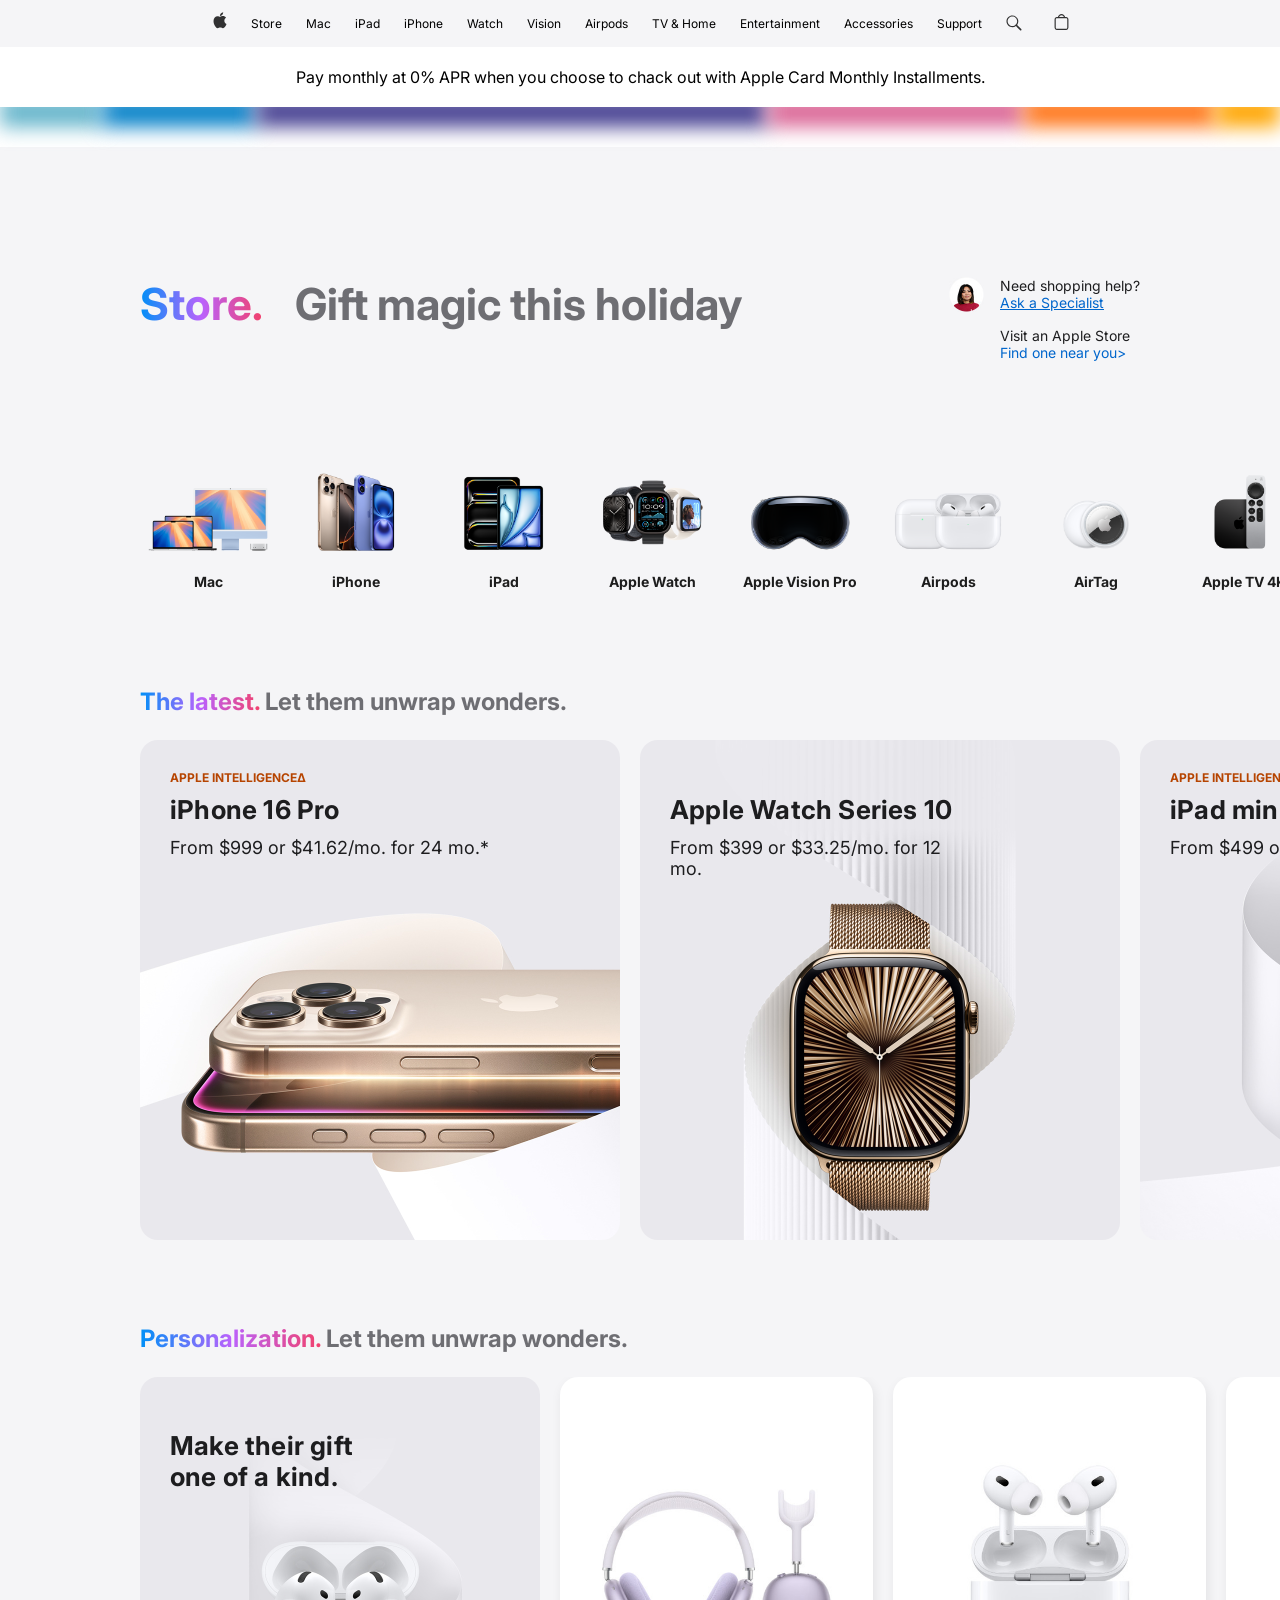
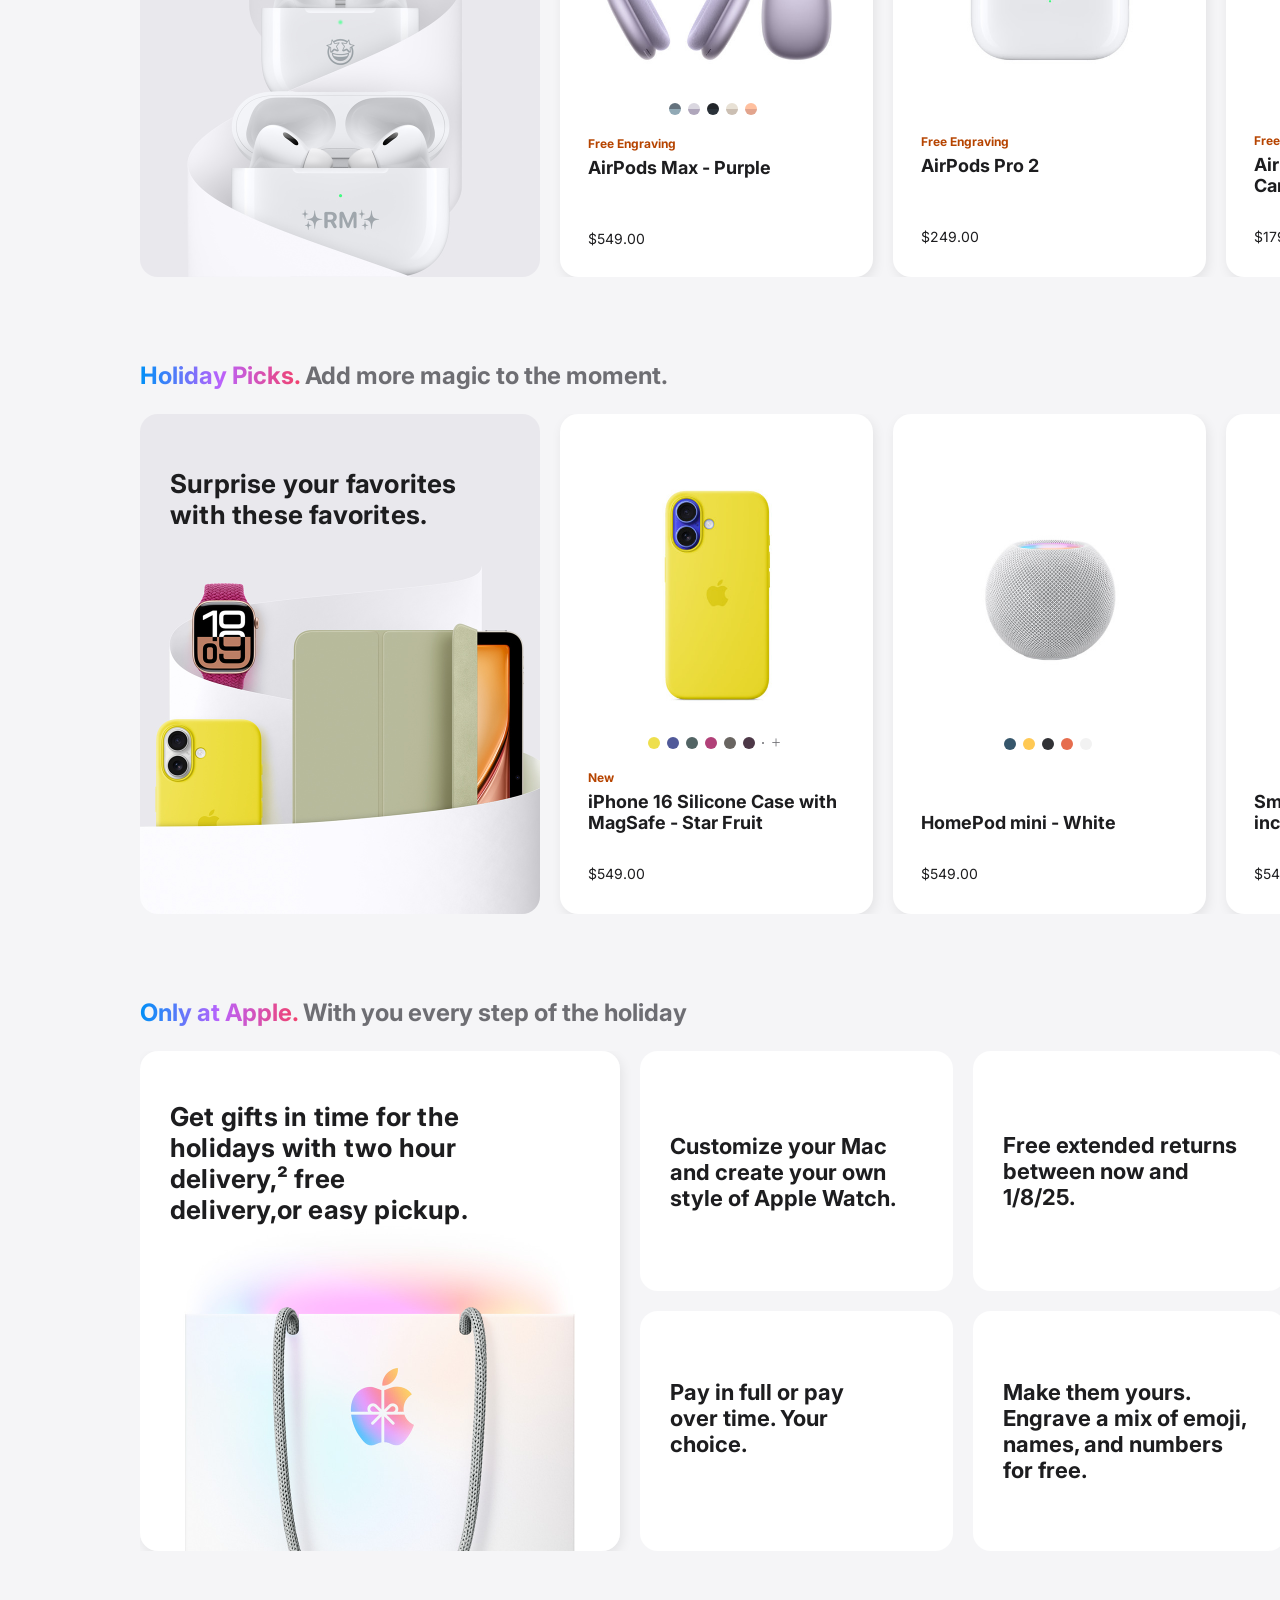
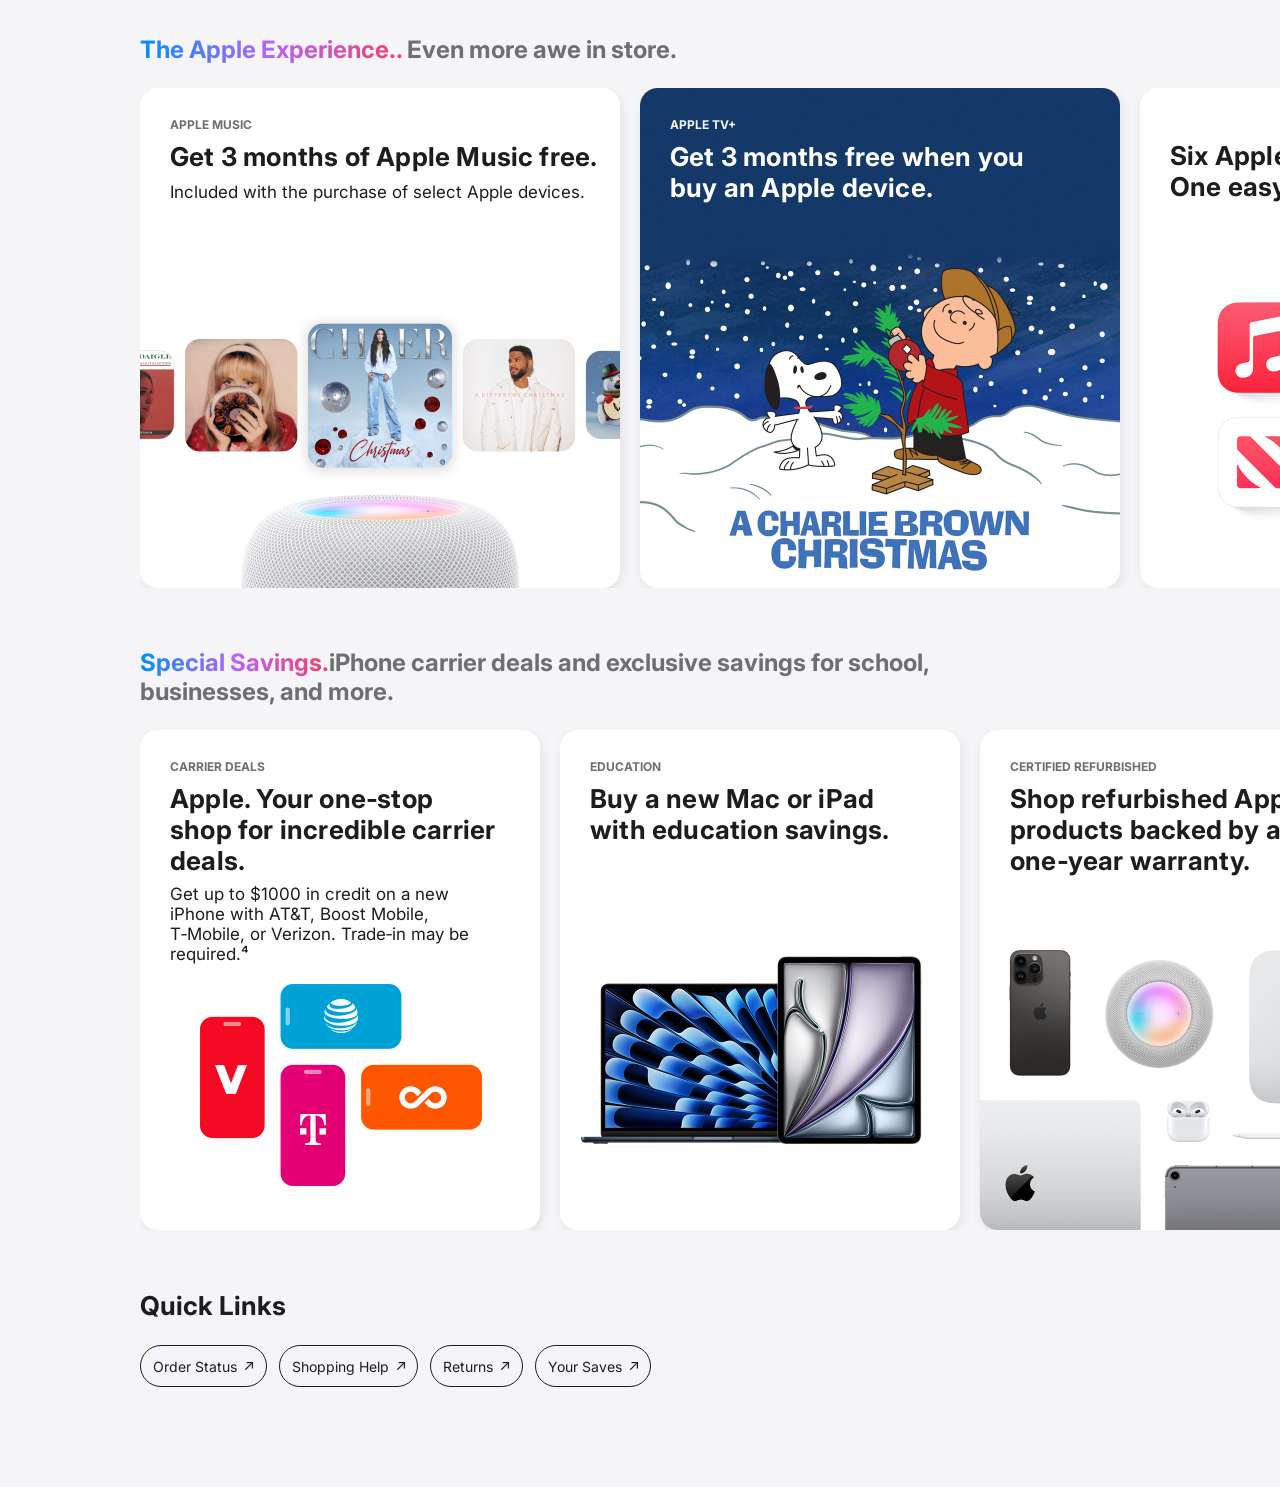
<file: applestore.html>
<!doctype html>
<html lang="en">
  <head>
    <meta charset="UTF-8" />
    <meta name="viewport" content="width=device-width, initial-scale=1.0" />
    <link rel="preconnect" href="https://fonts.googleapis.com" />
    <link rel="preconnect" href="https://fonts.gstatic.com" crossorigin />
    <link
      href="https://fonts.googleapis.com/css2?family=Bebas+Neue&family=Bitter:ital,wght@0,100..900;1,100..900&family=Commissioner:wght@100..900&family=Hanuman:wght@100..900&family=Inter:ital,opsz,wght@0,14..32,100..900;1,14..32,100..900&family=Merriweather:ital,opsz,wght@0,18..144,300..900;1,18..144,300..900&family=Montserrat:ital,wght@0,100..900;1,100..900&family=Roboto:ital,wght@0,100..900;1,100..900&family=Source+Serif+4:ital,opsz,wght@0,8..60,200..900;1,8..60,200..900&family=Spectral:ital,wght@0,200;0,300;0,400;0,500;0,600;0,700;0,800;1,200;1,300;1,400;1,500;1,600;1,700;1,800&display=swap"
      rel="stylesheet"
    />
    <link rel="stylesheet" href="applestore.css" />
    <title>Document</title>
  </head>
  <body>
    <div class="nav-1">
      <a href="index.html" class="appleweb"
        ><img src="/images/applelogo.svg" alt=""
      /></a>
      <p id="menu">Store</p>
      <p id="menu">Mac</p>
      <p id="menu">iPad</p>
      <p id="menu">iPhone</p>
      <p id="menu">Watch</p>
      <p id="menu">Vision</p>
      <p id="menu">Airpods</p>
      <p id="menu">TV & Home</p>
      <p id="menu">Entertainment</p>
      <p id="menu">Accessories</p>
      <p id="menu">Support</p>
      <div class="navicon">
        <img src="/img/search.svg" alt="" />
        <img src="/img/purchase.svg" alt="" />
      </div>
    </div>

    <div class="nav-2">
      <p class="nav-2-text navigation">
        Pay monthly at 0% APR when you choose to chack out with Apple Card
        Monthly Installments.
      </p>

      <div class="colors">
        <div class="babyblue"></div>
        <div class="blue"></div>
        <div class="purple"></div>
        <div class="pink"></div>
        <div class="orange"></div>
        <div class="yellow"></div>
      </div>
    </div>
    <!-- section1 -->
    <div class="section1">
      <div class="sec1-text">
        <p class="store-gradient">Store.</p>
        <p class="store-text">Gift magic this holiday</p>
      </div>
      <div class="help">
        <img class="profile-img" src="/img/profile.jpg" alt="" />
        <div class="blue-blacktextdiv">
          <p id="blue-blacktext" class="blacktext">Need shopping help?</p>
          <p id="blue-blacktext" class="bluetext space">Ask a Specialist</p>
          <p id="blue-blacktext" class="blacktext">Visit an Apple Store</p>
          <p id="blue-blacktext" class="bluetext">Find one near you></p>
        </div>
      </div>
    </div>
    <!-- section2 -->
    <div class="section2">
      <div class="sec2-border">
        <div class="sec2-border-in">
          <img class="mac-img" src="/img/mac.png" alt="" />
          <p class="mac">Mac</p>
        </div>
      </div>
      <div class="sec2-border">
        <div class="sec2-border-in">
          <img class="mac-img" src="/img/iphone.png" alt="" />
          <p class="mac">iPhone</p>
        </div>
      </div>
      <div class="sec2-border">
        <div class="sec2-border-in">
          <img class="mac-img" src="/img/ipad.png" alt="" />
          <p class="mac">iPad</p>
        </div>
      </div>
      <div class="sec2-border">
        <div class="sec2-border-in">
          <img class="mac-img" src="/img/applewatch.png" alt="" />
          <p class="mac">Apple Watch</p>
        </div>
      </div>
      <div class="sec2-border">
        <div class="sec2-border-in">
          <img class="mac-img" src="/img/applevisionpro.png" alt="" />
          <p class="mac">Apple Vision Pro</p>
        </div>
      </div>
      <div class="sec2-border">
        <div class="sec2-border-in">
          <img class="mac-img" src="/img/airpods.png" alt="" />
          <p class="mac">Airpods</p>
        </div>
      </div>
      <div class="sec2-border">
        <div class="sec2-border-in">
          <img class="mac-img" src="/img/airtag.png" alt="" />
          <p class="mac">AirTag</p>
        </div>
      </div>
      <div class="sec2-border">
        <div class="sec2-border-in">
          <img class="mac-img" src="/img/appletv4k.png" alt="" />
          <p class="mac">Apple TV 4K</p>
        </div>
      </div>
      <div class="sec2-border">
        <div class="sec2-border-in">
          <img class="mac-img" src="/img/homepod.png" alt="" />
          <p class="mac">Homepod</p>
        </div>
      </div>
      <div class="sec2-border">
        <div class="sec2-border-in">
          <img class="mac-img" src="/img/accessories.png" alt="" />
          <p class="mac">Accessories</p>
        </div>
      </div>
      <div class="sec2-border">
        <div class="sec2-border-in">
          <img class="mac-img" src="/img/applegiftcard.png" alt="" />
          <p class="mac">Apple Gift Card</p>
        </div>
      </div>
    </div>
    <!-- section3 -->
    <div class="section">
      <div class="s3-h">
        <p class="s3-gradient">The latest.</p>
        <p class="s3-gray">Let them unwrap wonders.</p>
      </div>
      <div class="s3-scroll">
        <div class="s3-1">
          <div class="s3-text-div">
            <p class="apple-intel">APPLE INTELLIGENCE∆</p>
            <p class="s3-name">iPhone 16 Pro</p>
            <p class="s3-text">From $999 or $41.62/mo. for 24 mo.*</p>
          </div>
        </div>
        <div class="s3-2">
          <div class="s3-text-div2">
            <p class="s3-name">Apple Watch Series 10</p>
            <p class="s3-text">From $399 or $33.25/mo. for 12 mo.</p>
          </div>
        </div>
        <div class="s3-3">
          <div class="s3-text-div">
            <p class="apple-intel">APPLE INTELLIGENCE∆</p>
            <p class="s3-name">iPad mini</p>
            <p class="s3-text">From $499 or $41.58/mo. for 12 mo.</p>
          </div>
        </div>
        <div class="s3-4">
          <div class="s3-text-div">
            <p class="apple-intel">APPLE INTELLIGENCE∆</p>
            <p class="s3-name">MacBook Pro</p>
            <p class="s3-text">From $1599 or $133.25/mo. for 12 mo.</p>
          </div>
        </div>
      </div>
    </div>
    <!-- section4 -->
    <div class="section">
      <div class="s3-h">
        <p class="s3-gradient">Personalization.</p>
        <p class="s3-gray">Let them unwrap wonders.</p>
      </div>
      <div class="s4-scroll">
        <div class="s4-1">
          <div class="s4-1-1">
            <p class="s1-name">Make their gift one of a kind.</p>
          </div>
        </div>
        <div class="s4-2">
          <div class="s4-in">
            <div class="s4-imgdiv"><div class="s4-img2"></div></div>
            <div class="grid-div">
              <div class="grid-circle">
                <div class="color1"></div>
                <div class="color2"></div>
              </div>
              <div class="grid-circle">
                <div class="color3"></div>
                <div class="color4"></div>
              </div>
              <div class="grid-circle">
                <div class="color5"></div>
                <div class="color6"></div>
              </div>
              <div class="grid-circle">
                <div class="color7"></div>
                <div class="color8"></div>
              </div>
              <div class="grid-circle">
                <div class="color9"></div>
                <div class="color10"></div>
              </div>
            </div>
            <div class="s4-textbox">
              <p class="s4-name">Free Engraving</p>
              <p class="s4-text">AirPods Max - Purple</p>
              <div><p class="s4-price">$549.00</p></div>
            </div>
          </div>
        </div>

        <div class="s4-3">
          <div class="s4-in">
            <div class="s4-imgdiv"><div class="s4-img3"></div></div>
            <div class="s4-textbox">
              <p class="s4-name">Free Engraving</p>
              <p class="s4-text">AirPods Pro 2</p>
              <div><p class="s4-price">$249.00</p></div>
            </div>
          </div>
        </div>

        <div class="s4-4">
          <div class="s4-in">
            <div class="s4-imgdiv"><div class="s4-img4"></div></div>
            <div class="s4-textbox">
              <p class="s4-name">Free Engraving</p>
              <p class="s4-text">AirPods 4 with Active Noise Cancellation</p>
              <div><p class="s4-price" id="price179">$179.00</p></div>
            </div>
          </div>
        </div>

        <div class="s4-5">
          <div class="s4-in">
            <div class="s4-imgdiv"><div class="s4-img5"></div></div>
            <div class="s4-textbox">
              <p class="s4-name">New</p>
              <p class="s4-text">Apple Pencil Pro</p>
              <div class="s4-pricediv"><p class="s4-price">$49.00</p></div>
            </div>
          </div>
        </div>

        <div class="s4-5">
          <div class="s4-in">
            <div class="s4-imgdiv"><div class="s4-img6"></div></div>
            <div class="s4-textbox">
              <p class="s4-name">Free Engraving</p>
              <p class="s4-text">iPhone Air MagSafe Battery</p>
              <div class="s4-pricediv"><p class="s4-price">$99.00</p></div>
            </div>
          </div>
        </div>
      </div>
    </div>
    <!-- section5 -->
    <div class="section">
      <div class="s3-h">
        <p class="s3-gradient">Holiday Picks.</p>
        <p class="s3-gray">Add more magic to the moment.</p>
      </div>
      <div class="s5-scroll">
        <div class="s5-1">
          <div class="s5-1-1">
            <p class="s1-name">Surprise your favorites with these favorites.</p>
          </div>
        </div>
        <div class="s5-box">
          <div class="s5-in">
            <div class="s5-imgdiv"><div class="s5-img2"></div></div>
            <div class="colortypes">
              <div id="s52-1" class="colordots"></div>
              <div id="s52-2" class="colordots"></div>
              <div id="s52-3" class="colordots"></div>
              <div id="s52-4" class="colordots"></div>
              <div id="s52-5" class="colordots"></div>
              <div id="s52-6" class="colordots"></div>
              <div class="s5-littledot"></div>
              <p class="plus">+</p>
            </div>
            <div class="s5-textbox">
              <p class="s5-name">New</p>
              <p class="s5-text">
                iPhone 16 Silicone Case with MagSafe - Star Fruit
              </p>
              <div><p class="s5-price">$549.00</p></div>
            </div>
          </div>
        </div>

        <div class="s5-box">
          <div class="s5-in">
            <div class="s5-imgdiv"><div class="s5-img3"></div></div>
            <div class="colortypes">
              <div id="s5-c1" class="colordots"></div>
              <div id="s5-c2" class="colordots"></div>
              <div id="s5-c3" class="colordots"></div>
              <div id="s5-c4" class="colordots"></div>
              <div id="s5-c5" class="colordots"></div>
            </div>
            <div class="s5-textbox">
              <p class="s5-text">HomePod mini - White</p>
              <div><p class="s5-price">$549.00</p></div>
            </div>
          </div>
        </div>

        <div class="s5-box">
          <div class="s5-in">
            <div class="s5-imgdiv"><div class="s5-img4"></div></div>
            <div class="colortypes">
              <div id="s5-4-c1" class="colordots"></div>
              <div id="s5-4-c2" class="colordots"></div>
              <div id="s5-4-c3" class="colordots"></div>
              <div id="s5-4-c4" class="colordots"></div>
            </div>
            <div class="s5-textbox">
              <p class="s5-text">
                Smart Folio for iPad Air 11 - inch (M2) - Sage
              </p>
              <div><p class="s5-price">$549.00</p></div>
            </div>
          </div>
        </div>

        <div class="s5-box">
          <div class="s5-in">
            <div class="s5-imgdiv"><div class="s5-img5"></div></div>
            <div class="colortypes">
              <div id="s5-5-c1" class="colordots"></div>
              <div id="s5-5-c2" class="colordots"></div>
              <div id="s5-5-c3" class="colordots"></div>
            </div>
            <div class="s5-textbox">
              <p class="s5-name">New</p>
              <p class="s5-text-5">
                Beats Solo 4 - On-Ear Wireless Headphones - Slate Blue
              </p>
              <div class="s5-pricediv"><p class="s5-price5">$549.00</p></div>
            </div>
          </div>
        </div>
        <div class="s5-box">
          <div class="s5-in">
            <div class="s5-imgdiv"><div class="s5-img6"></div></div>
            <div class="colortypes">
              <div id="s5-6-c1" class="colordots"></div>
              <div id="s5-6-c2" class="colordots"></div>
              <div id="s5-6-c3" class="colordots"></div>
            </div>
            <div class="s5-textbox">
              <p class="s5-text">
                Beats Pill — Wireless Bluetooth® Speaker — Statement Red
              </p>
              <div class="s5-pricediv2"><p class="s5-price">$549.00</p></div>
            </div>
          </div>
        </div>
      </div>
    </div>
    <!-- section6 -->
    <div class="section">
      <div class="s3-h">
        <p class="s3-gradient">Only at Apple.</p>
        <p class="s3-gray">With you every step of the holiday</p>
      </div>
      <div class="s6-scroll">
        <div class="s6-1" id="squarebox">
          <div class="s6-1text">
            <p class="s1-name" id="s6-htext">
              Get gifts in time for the holidays with two hour delivery,² free
              delivery,or easy pickup.
            </p>
          </div>
        </div>
        <div class="s6-2">
          <div class="s6-2-1">
            <div class="s6-textdiv1">
              <p id="s6-text">
                Customize your Mac and create your own style of Apple Watch.
              </p>
            </div>
          </div>
          <div class="s6-2-1">
            <div class="s6-textdiv2">
              <p id="s6-text" class="s6">
                Pay in full or pay over time. Your choice.
              </p>
            </div>
          </div>
        </div>
        <div class="s6-2">
          <div class="s6-2-1">
            <div class="s6-textdiv3">
              <p id="s6-text">Free extended returns between now and 1/8/25.</p>
            </div>
          </div>
          <div class="s6-2-1">
            <div class="s6-textdiv4">
              <p id="s6-text">
                Make them yours. Engrave a mix of emoji, names, and numbers for
                free.
              </p>
            </div>
          </div>
        </div>
        <div class="s6-4" id="squarebox">
          <div class="s6-textbox">
            <p class="appletradein">APPLE TRADE IN</p>
            <p class="s1-name" id="tradeintext">
              Trade in your current device. Get credit toward a new one.³
            </p>
          </div>
        </div>
        <div class="s6-5" id="squarebox">
          <div class="s6-textbox">
            <p class="appletradein">APPLE SPECIALIST</p>
            <p class="s1-name" id="specialisttext">
              Find gifts with an Apple Specialist in a store or online.
            </p>
          </div>
        </div>
      </div>
    </div>
    <!-- section7 -->
    <div class="section">
      <div class="s3-h">
        <p class="s3-gradient">The Apple Experience..</p>
        <p class="s3-gray">Even more awe in store.</p>
      </div>
      <div class="s6-scroll">
        <div class="s7-1" id="squarebox">
          <div class="s6-textbox">
            <p class="appletradein">APPLE MUSIC</p>
            <p class="s7-name">Get 3 months of Apple Music free.</p>
            <p class="s7-text">
              Included with the purchase of select Apple devices.
            </p>
          </div>
        </div>
        <div class="s7-2" id="squarebox">
          <div class="s6-textbox">
            <p class="appletradein" id="appletv">APPLE TV+</p>
            <p class="s1-name" id="appletvtext">
              Get 3 months free when you buy an Apple device.
            </p>
          </div>
        </div>
        <div class="s7-3" id="squarebox">
          <div class="s7-textbox">
            <p class="s1-name" id="appleservices">
              Six Apple services. One easy subscription.
            </p>
          </div>
        </div>
        <div class="s7-4" id="squarebox">
          <div class="s6-textbox">
            <p class="appletradein">APPLE INTELLIGENCE</p>
            <p class="s1-name" id="newfeatures">
              New features for writing, focus,communication, and more.
            </p>
          </div>
        </div>
      </div>
    </div>
    <!-- section8 -->
    <div class="section">
      <div class="s3-h">
        <div class="s8-h">
          <div class="s8-hrow">
            <p class="s3-gradient" id="s8-htext">Special Savings.</p>
            <p class="s3-gray" id="s8-htext">
              iPhone carrier deals and exclusive savings for school,
            </p>
          </div>
          <p class="s3-gray" id="s8-htext">businesses, and more.</p>
        </div>
      </div>
      <div class="s6-scroll">
        <div class="s8-1 s8-imgsize" id="squarebox2">
          <div class="s6-textbox">
            <p class="appletradein">CARRIER DEALS</p>
            <p class="s1-name" id="carrierdeals">
              Apple. Your one‑stop shop for incredible carrier deals.
            </p>
            <p class="s7-text" id="s8-textgap">
              Get up to $1000 in credit on a new iPhone with AT&T, Boost Mobile,
              T‑Mobile, or Verizon. Trade‑in may be required.⁴
            </p>
          </div>
        </div>
        <div class="s8-2 s8-imgsize" id="squarebox2">
          <div class="s6-textbox">
            <p class="appletradein">EDUCATION</p>
            <p class="s1-name" id="educationtext">
              Buy a new Mac or iPad with education savings.
            </p>
          </div>
        </div>
        <div class="s8-3 s8-imgsize" id="squarebox2">
          <div class="s6-textbox">
            <p class="appletradein">CERTIFIED REFURBISHED</p>
            <p class="s1-name">
              Shop refurbished Apple products backed by a one‑year warranty.
            </p>
          </div>
        </div>
        <div class="s8-4 s8-imgsize" id="squarebox2">
          <div class="s6-textbox">
            <p class="appletradein">BUSINESS</p>
            <p class="s1-name" id="s8-whitetext">
              From enterprise to small business, we’ll work with you.
            </p>
          </div>
        </div>
        <div class="s8-5 s8-imgsize" id="squarebox2">
          <div class="s6-textbox">
            <p class="appletradein">GOVERNMENT</p>
            <p class="s1-name" id="governmenttext">
              Special pricing is available for state, local, and federal
              agencies.
            </p>
          </div>
        </div>
      </div>
    </div>
    <!-- section9 -->
    <div class="section9">
      <div><p class="s9-h" id="s">Quick Links</p></div>
      <div class="s9-buttons">
        <div class="button-box">
          <div class="s9textalign">
            <p id="s9-buttontext">Order Status</p>
            <img id="s9-icon" src="/img/Vector (1).svg" alt="" />
          </div>
        </div>
        <div class="button-box box2">
          <div class="s9textalign">
            <p id="s9-buttontext">Shopping Help</p>
            <img id="s9-icon" src="/img/Vector (1).svg" alt="" />
          </div>
        </div>
        <div class="button-box box3">
          <div class="s9textalign">
            <p id="s9-buttontext">Returns</p>
            <img id="s9-icon" src="/img/Vector (1).svg" alt="" />
          </div>
        </div>
        <div class="button-box box4">
          <div class="s9textalign">
            <p id="s9-buttontext">Your Saves</p>
            <img id="s9-icon" src="/img/Vector (1).svg" alt="" />
          </div>
        </div>
      </div>
    </div>
  </body>
</html>
</file>
<file: applestore.css>
body {
  margin: 0;
  background: #f5f5f7;
}
.nav {
  display: flex;
  flex-direction: column;
  position: relative;
}
.nav-1 {
  display: flex;
  justify-content: center;
  flex-direction: row;
  gap: 24px;
  background: rgba(245, 245, 247, 0.973);
  color: black;
  font-family: Inter;
  font-size: 12px;
  z-index: 1;
}
.nav-2 {
  display: flex;
  justify-content: center;
  background-color: white;
  position: relative;
  height: 100px;
}
.navigation {
  display: flex;
  justify-content: center;
  position: absolute;
  background-color: white;
  height: fit-content;
  align-items: center;
  width: 100%;
  z-index: 4;
  margin: 0;
}
#menu {
  font-size: 12px;
  margin: 0;
  display: flex;
  align-items: center;
}

.navicon {
  display: flex;
  gap: 32px;
}
.nav-2-text {
  font-family: Inter;
  display: flex;
  justify-content: center;
  height: 60px;
  background-color: white;
  position: absolute;
  z-index: 1;
}

.colors {
  width: 100%;
  display: flex;
  height: 30px;
  position: absolute;
  top: 50px;
  margin-bottom: 50px;
}
.babyblue {
  background-color: rgb(101, 181, 203);
  filter: blur(10px);
  width: 8%;
}
.blue {
  background-color: #0581c8;
  filter: blur(10px);
  width: 12%;
}
.purple {
  background-color: rgb(69, 63, 145);
  filter: blur(10px);
  width: 40%;
}
.pink {
  background-color: rgb(219, 103, 151);
  filter: blur(10px);
  width: 20%;
}
.orange {
  background-color: rgb(255, 102, 0);
  filter: blur(10px);
  opacity: 0.9;
  width: 15%;
}
.yellow {
  background-color: orange;
  filter: blur(10px);
  width: 5%;
}
/* section1 */
.section1 {
  display: flex;
  flex-direction: row;
  height: 100px;
  justify-content: space-between;
  margin-top: 130px;
  margin-left: 140px;
  margin-bottom: 80px;
}
.store-gradient {
  font-size: 44px;
  font-weight: 700;
  font-family: Inter;
  background: linear-gradient(90deg, #0090f7 0%, #ba62fc 50%, #f2416b 100%);
  background-clip: text;
  -webkit-background-clip: text;
  -webkit-text-fill-color: transparent;
  margin: 0;
}
.store-text {
  margin: 0;
  font-family: Inter;
  font-size: 44px;
  font-weight: 700;
  color: #6e6e73;
}

.profile-img {
  width: 35px;
  height: 35px;
}
.bluetext {
  margin: 0;
  font-family: Inter;
  font-size: 14px;
  color: #06c;
}
.space {
  margin-bottom: 16px;
  text-decoration: underline;
}
.blacktext {
  margin: 0;
  font-family: Inter;
  font-size: 14px;
  color: #1d1d1f;
}
.sec1-text {
  display: flex;
  flex-direction: row;
  align-items: center;
  gap: 32px;
  align-items: flex-start;
}
.help {
  display: flex;
  flex-direction: row;
  gap: 16px;
  height: 100px;
  margin-right: 140px;
}
.blue-blacktextdiv {
  align-items: center;
}

/* section2 */
.section2 {
  display: flex;
  flex-direction: row;
  margin-left: 140px;
}
.sec2-border {
  width: 136px;
  height: 146px;
  margin-right: 12px;
}
.sec2-border-in {
  margin: 16px 8px 16px 8px;
}
.mac-img {
  width: 120px;
  height: 78px;
  margin-bottom: 18px;
}
.mac {
  font-family: Inter;
  font-size: 14px;
  font-weight: 700;
  color: #1d1d1d;
  text-align: center;
  margin: 0;
}
/* section3 */
.section {
  margin-left: 140px;
  margin-top: 60px;
  gap: 20px;
}
.s3-h {
  display: flex;
  flex-direction: row;
  gap: 4px;
}
.s3-gradient {
  font-family: Inter;
  font-size: 24px;
  font-weight: 700;
  background: linear-gradient(90deg, #0090f7 0%, #ba62fc 50%, #f2416b 100%);
  background-clip: text;
  -webkit-background-clip: text;
  -webkit-text-fill-color: transparent;
}
.s3-gray {
  color: #6e6e73;
  font-family: Inter;
  font-size: 24px;
  font-weight: 700;
}
.s3-scroll {
  display: flex;
  flex-direction: row;
  gap: 20px;
  overflow: scroll;
}
.s3-1 {
  background-image: url(/img/s3-1.jpg);
  background-position: center;
  background-size: cover;
  min-width: 480px;
  height: 500px;
  border-radius: 18px;
}
.s3-2 {
  background-image: url(/img/s3-2.jpg);
  background-position: center;
  background-size: cover;
  min-width: 480px;
  height: 500px;
  border-radius: 18px;
}
.s3-3 {
  background-image: url(/img/s3-3.jpg);
  background-position: center;
  background-size: cover;
  min-width: 480px;
  height: 500px;
  border-radius: 18px;
}
.s3-4 {
  background-image: url(/img/s3-4.jpg);
  background-position: center;
  background-size: cover;
  min-width: 480px;
  height: 500px;
  border-radius: 18px;
}
.apple-intel {
  color: #b64400;
  font-family: Inter;
  font-size: 12px;
  font-weight: 700;
  margin: 0;
  margin-bottom: 9px;
}
.s3-name {
  color: #1d1d1f;
  font-family: Inter;
  font-size: 26px;
  font-weight: 700;
  letter-spacing: 0.196px;
  margin: 0;
  margin-bottom: 12px;
}
.s3-text {
  color: #1d1d1f;
  font-family: Inter;
  font-size: 18px;
  font-weight: 400;
  margin: 0;
}
.s3-text-div {
  margin: 30px 128px 382px 30px;
}
.s3-text-div2 {
  margin: 54px 148px 414px 30px;
}

/* section4 */

.s4-scroll {
  display: flex;
  flex-direction: row;
  gap: 20px;
  overflow: scroll;
}

.s4-1 {
  background-image: url(/img/s4-1.jpg);
  background-position: center;
  background-size: cover;
  min-width: 400px;
  height: 500px;
  border-radius: 18px;
}
.s1-name {
  color: #1d1d1f;
  font-family: Inter;
  font-size: 26px;
  font-weight: 700;
  letter-spacing: 0.196px;
  display: flex;
  justify-content: center;
  margin: 0;
}

.s4-1-1 {
  display: flex;
  margin: 53px 173px 381px 30px;
}
.s4-2 {
  background-color: #fff;
  border-radius: 18px;
  padding: 71px 28px 32px 28px;
  box-shadow: 2px 4px 12px 0 rgba(0, 0, 0, 0.08);
}
.s4-3 {
  background-color: #fff;
  border-radius: 18px;
  padding: 71px 28px 32px 28px;
  box-shadow: 2px 4px 12px 0 rgba(0, 0, 0, 0.08);
}
.s4-4 {
  background-color: #fff;
  border-radius: 18px;
  padding: 71px 28px 32px 28px;
  box-shadow: 2px 4px 12px 0 rgba(0, 0, 0, 0.08);
}
.s4-5 {
  background-color: #fff;
  border-radius: 18px;
  padding: 71px 28px 32px 28px;
  box-shadow: 2px 4px 12px 0 rgba(0, 0, 0, 0.08);
}
.s4-img2 {
  background-image: url(/img/s4-2.jpg);
  background-size: cover;
  background-position: center;

  width: 230px;
  height: 230px;
}
.s4-img3 {
  background-image: url(/img/s4-3.jpg);
  background-size: cover;
  background-position: center;

  width: 230px;
  height: 230px;
}
.s4-img4 {
  background-image: url(/img/s4-4.jpg);
  background-size: cover;
  background-position: center;

  width: 230px;
  height: 230px;
}
.s4-img5 {
  background-image: url(/img/s4-5.jpg);
  background-size: cover;
  background-position: center;

  width: 230px;
  height: 230px;
}
.s4-img6 {
  background-image: url(img/baterry.jpeg);
  background-size: cover;
  background-position: center;
  width: 230px;
  height: 230px;
}
.s4-name {
  color: #b64400;
  font-family: Inter;
  font-size: 12px;
  font-weight: 700;
  margin: 0;
  margin-bottom: 6px;
}
.s4-text {
  color: #1d1d1f;
  font-family: Inter;
  font-size: 18px;
  font-weight: 700;
  margin: 0;
}
.s4-price {
  color: #1d1d1f;
  font-family: Inter;
  font-size: 14px;
  font-weight: 400;
  margin: 0;
  margin-top: 52px;
}
.s4-in {
  display: flex;
  flex-direction: column;
  width: 257px;
  height: 397px;
}
.s4-textbox {
  display: flex;
  flex-direction: column;
  margin-top: auto;
}
.s4-imgdiv {
  display: flex;
  justify-content: center;
}
.s4-pricediv {
  display: flex;
  align-items: flex-end;
}
.grid-div {
  display: flex;
  flex-direction: row;
  gap: 7px;
  justify-content: center;
  margin: 25px 86px 21px 79px;
}
.grid-circle {
  width: 12px;
  height: 12px;
  display: grid;
  grid-template-rows: 1fr 1fr;
  border-radius: 50px;
  overflow: hidden;
}
.color1 {
  background-color: #64727d;
}
.color2 {
  background-color: #91a9b5;
}
.color3 {
  background-color: #dad7e0;
}
.color4 {
  background-color: #afa6bb;
}
.color5 {
  background-color: #22252a;
}
.color6 {
  background-color: #2a3139;
}
.color7 {
  background-color: #e8e1d5;
}
.color8 {
  background-color: #cbbfb3;
}
.color9 {
  background-color: #ffc09f;
}
.color10 {
  background-color: #e2a48d;
}
#price179 {
  margin-top: 32px;
}
/* section5 */

.s5-scroll {
  display: flex;
  flex-direction: row;
  overflow: scroll;
  gap: 20px;
}
.s5-1 {
  background-image: url(/img/s5-1.jpg);
  background-position: center;
  background-size: cover;
  min-width: 400px;
  height: 500px;
  border-radius: 18px;
}
.s5-1-1 {
  margin: 54px 44px 380px 30px;
}

.s5-box {
  background: #fff;
  border-radius: 18px;
  padding: 71px 28px 32px 28px;
  box-shadow: 2px 4px 12px 0 rgba(0, 0, 0, 0.08);
}
.s5-imgdiv {
  display: flex;
  justify-content: center;
}
.s5-img2 {
  background-image: url(/img/s5-2.jpg);
  background-position: center;
  background-size: cover;
  width: 230px;
  height: 230px;
}
.s5-img3 {
  background-image: url(/img/s5-3.jpg);
  background-position: center;
  background-size: cover;
  width: 230px;
  height: 230px;
}
.s5-img4 {
  background-image: url(/img/s5-4.jpg);
  background-position: center;
  background-size: cover;
  width: 230px;
  height: 230px;
}
.s5-img5 {
  background-image: url(/img/s5-5.jpg);
  background-position: center;
  background-size: cover;
  width: 230px;
  height: 230px;
}
.s5-img6 {
  background-image: url(/img/s5-6.jpeg);
  background-position: center;
  background-size: cover;
  width: 230px;
  height: 230px;
}
.s5-name {
  color: #b64400;
  font-family: Inter;
  font-size: 12px;
  font-weight: 700;
  margin: 0;
  margin-bottom: 6px;
}
.s5-text {
  color: #1d1d1f;
  font-family: Inter;
  font-size: 18px;
  font-weight: 700;
  margin: 0;
}
.s5-price {
  color: #1d1d1f;
  font-family: Inter;
  font-size: 14px;
  font-weight: 400;
  margin: 0;
  margin-top: 32px;
}
.colortypes {
  width: 253px;
  height: 58px;
  display: flex;
  flex-direction: row;
  align-items: center;
  justify-content: center;
  gap: 7px;
}

.s5-littledot {
  background: #6e6e73;
  width: 2px;
  height: 2px;
  border-radius: 50px;
}
.plus {
  color: #6e6e73;
}
.s5-in {
  display: flex;
  flex-direction: column;
  width: 257px;
  height: 397px;
}
.s5-textbox {
  display: flex;
  flex-direction: column;
  margin-top: auto;
}
.s5-text-5 {
  color: #1d1d1f;
  font-family: Inter;
  font-size: 18px;
  font-weight: 700;
  margin: 0;
}
.colordots {
  width: 12px;
  height: 12px;
  border-radius: 100%;
}
#s52-1 {
  background-color: #eedf4d;
}
#s52-2 {
  background-color: #505999;
}
#s52-3 {
  background-color: #526464;
}
#s52-4 {
  background-color: #b14078;
}
#s52-5 {
  background-color: #696561;
}
#s52-6 {
  background-color: #4d3847;
}

#s5-c1 {
  background-color: #36566b;
}
#s5-c2 {
  background-color: #ffc954;
}
#s5-c3 {
  background-color: #313236;
}
#s5-c4 {
  background-color: #e66d4e;
}
#s5-c5 {
  background-color: #f2f2f2;
}
#s5-4-c1 {
  background-color: #656766;
}
#s5-4-c2 {
  background-color: #babb9c;
}
#s5-4-c3 {
  background-color: #85a2b4;
}
#s5-4-c4 {
  background-color: #cccce6;
}
.s5-price5 {
  color: #1d1d1f;
  font-family: Inter;
  font-size: 14px;
  font-weight: 400;
  margin: 0;
  margin-top: 12px;
}
#s5-5-c1 {
  background-color: #101010;
}
#s5-5-c2 {
  background-color: #6c86a1;
}
#s5-5-c3 {
  background-color: #dbd0d8;
}
#s5-6-c1 {
  background-color: #111111;
}
#s5-6-c2 {
  background-color: #cf3741;
}
#s5-6-c3 {
  background-color: #a58b73;
}
/* section6 */
.s6-scroll {
  display: flex;
  flex-direction: row;
  margin-bottom: 60px;
  gap: 20px;
  overflow: scroll;
}
.s6-1 {
  background-image: url(/img/s6-1.jpg);
  background-position: center;
  background-size: cover;
}
#s6-htext {
  display: flex;
  margin-top: 50px;
  margin-left: 30px;
  width: 305px;
}
#squarebox {
  min-width: 480px;
  height: 500px;
  border-radius: 18px;
  box-shadow: 2px 4px 12px 0 rgba(0, 0, 0, 0.08);
}
.s6-2 {
  display: flex;
  flex-direction: column;
  gap: 20px;
}
.s6-2-1 {
  width: 313px;
  height: 240px;
  border-radius: 18px;
  background-color: #ffff;
}
.s6-textdiv1 {
  margin-top: 82px;
  margin-left: 30px;
  margin-right: 40px;
}
.s6-textdiv2 {
  margin-top: 68px;
  margin-left: 30px;
  margin-right: 57.11px;
}
.s6-textdiv3 {
  margin-top: 81px;
  margin-left: 30px;
  margin-right: 46.41px;
}
.s6-textdiv4 {
  margin-top: 68px;
  margin-left: 30px;
  margin-right: 38.63px;
}
#s6-text {
  color: #1d1d1f;
  font-family: Inter;
  font-size: 22px;
  font-weight: 700;
  margin: 0;
}
.s6-4 {
  background-image: url(/img/s6-4.jpg);
  background-position: center;
  background-size: cover;
}
.appletradein {
  color: #6e6e73;
  font-family: Inter;
  font-size: 12px;
  font-weight: 700;
  margin: 0;
  margin-bottom: 9px;
}
.s6-textbox {
  margin-top: 29px;
  margin-left: 30px;
}
.s6-5 {
  background-image: url(/img/s6-5.jpg);
  background-position: center;
  background-size: cover;
}
.s7-1 {
  background-image: url(/img/s7-1.jpg);
  background-position: center;
  background-size: cover;
}
.s7-2 {
  background-image: url(/img/s7-2.png);
  background-position: center;
  background-size: cover;
}
.s7-3 {
  background-image: url(/img/s7-3.jpg);
  background-position: center;
  background-size: cover;
}
.s7-4 {
  background-image: url(/img/s7-4.jpg);
  background-position: center;
  background-size: cover;
}
#appletv {
  color: #f5f5f7;
}
.s7-text {
  color: #1d1d1f;
  font-family: Inter;
  font-size: 17px;

  margin: 0;
  margin-top: 10px;
}
.s7-textbox {
  margin-top: 52px;
  margin-left: 30px;
}
.s8-hrow {
  display: flex;
  flex-direction: row;
  margin: 0;
}
.s8-h {
  display: flex;
  flex-direction: column;
}
#s8-htext {
  margin: 0;
}
#squarebox2 {
  min-width: 400px;
  height: 500px;
  border-radius: 18px;
  box-shadow: 2px 4px 12px 0 rgba(0, 0, 0, 0.08);
}
.s8-1 {
  background-image: url(img/s8-1.jpg);
}
.s8-2 {
  background-image: url(img/s8-2.jpg);
}
.s8-3 {
  background-image: url(img/s8-3.jpg);
}
.s8-4 {
  background-image: url(img/s8-4.jpg);
}
.s8-5 {
  background-image: url(img/s8-5.jpg);
}
.s8-imgsize {
  background-position: center;
  background-size: cover;
}
#s8-whitetext {
  color: #ffffff;
  width: 300px;
}
#s8-textgap {
  margin-top: 8px;
  width: 320px;
}
#carrierdeals {
  width: 330px;
}
#educationtext {
  width: 338px;
}
#governmenttext {
  width: 340px;
}
/* section7 */
#appletvtext {
  width: 404px;
  color: #ffffff;
}
#appleservices {
  width: 290px;
}
#newfeatures {
  width: 384px;
}
.s8-h {
  margin-bottom: 24px;
}
#tradeintext {
  width: 334px;
}
#specialisttext {
  width: 365px;
}
/* section9 */
.section9 {
  display: flex;
  flex-direction: column;
  gap: 24px;
  margin-left: 140px;

  margin-bottom: 100px;
}
.s9-h {
  margin: 0;
  color: #1d1d1f;
  font-family: Inter;
  font-size: 26px;
  font-weight: 700;
}
.s9-buttons {
  display: flex;
  flex-direction: row;
  gap: 12px;
}
.button-box {
  display: flex;
  flex-direction: row;
  gap: 8px;
  border-radius: 50px;
  border: 1px solid #1d1d1f;
  width: 125px;
  height: 40px;
}
#s9-icon {
  width: 8px;
  height: 8px;
  display: flex;
  align-items: center;
}
#s9-buttontext {
  color: #1d1d1f;
  text-align: center;
  font-family: Inter;
  font-size: 14px;
  margin: 0;
}
.s9textalign {
  display: flex;
  align-items: center;
  justify-content: center;
  gap: 8px;
  margin-left: 12px;
}
.box2 {
  width: 137px;
}
.box3 {
  width: 91px;
}
.box4 {
  width: 114px;
}
.s7-name {
  color: #1d1d1f;
  font-family: Inter;
  font-size: 26px;
  font-weight: 700;
  letter-spacing: 0.196px;
  display: flex;
  justify-content: start;
  margin: 0;
}
</file>
